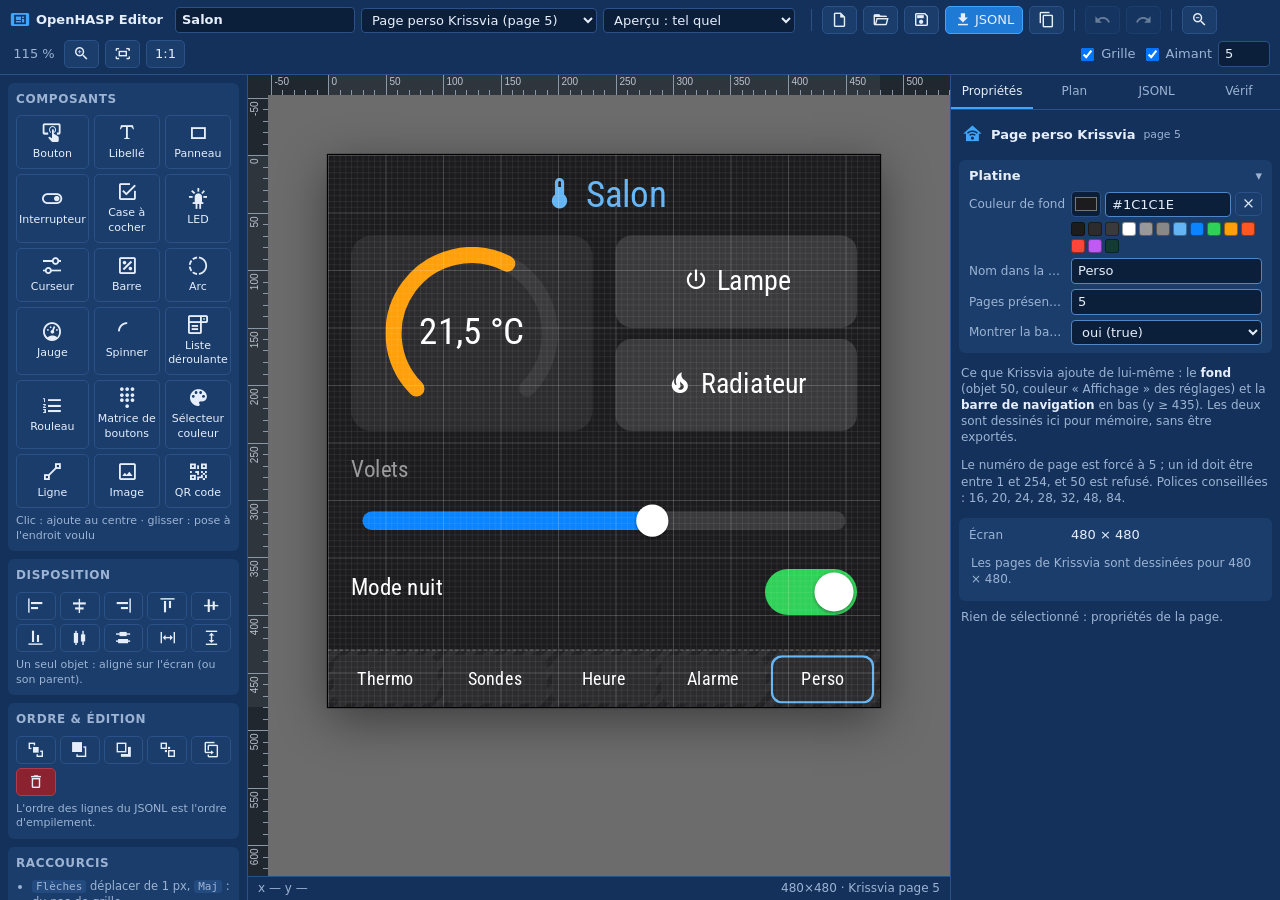
<file: index.html>
<!doctype html>
<html lang="fr">
<head>
  <meta charset="utf-8">
  <meta name="viewport" content="width=device-width, initial-scale=1">
  <title>OpenHASP Editor</title>
  <link rel="preconnect" href="https://fonts.googleapis.com">
  <link rel="stylesheet" href="https://fonts.googleapis.com/css2?family=Roboto+Condensed:wght@400;500;700&display=swap">
  <link rel="stylesheet" href="fonts/materialdesignicons.css">
  <link rel="stylesheet" href="css/app.css">
</head>
<body>
  <header id="topbar">
    <div class="brand"><span class="mdi mdi-tablet-dashboard"></span> OpenHASP Editor</div>
    <input id="projectName" class="project-name" title="Nom du projet" spellcheck="false">
    <select id="modeSelect" title="Cible de l'export">
      <option value="openhasp">pages.jsonl openHASP complet</option>
      <option value="krissvia">Page perso Krissvia (page 5)</option>
    </select>
    <select id="previewSelect" title="Aperçu des liaisons Krissvia : ce que la platine affiche selon l'état des entités">
      <option value="">Aperçu : tel quel</option>
      <option value="non">Aperçu : fermé / éteint</option>
      <option value="oui">Aperçu : ouvert / allumé</option>
      <option value="inconnu">Aperçu : inconnu</option>
    </select>
    <span id="dirty" class="dirty"></span>
    <div class="sep"></div>
    <button data-cmd="new" title="Nouveau projet"><span class="mdi mdi-file-outline"></span></button>
    <button data-cmd="open" title="Ouvrir un projet (.ohe.json) ou un JSONL"><span class="mdi mdi-folder-open-outline"></span></button>
    <button data-cmd="save" title="Enregistrer le projet (Ctrl+S)"><span class="mdi mdi-content-save-outline"></span></button>
    <button data-cmd="export" class="primary" title="Télécharger le JSONL"><span class="mdi mdi-download"></span> JSONL</button>
    <button data-cmd="copy-jsonl" title="Copier le JSONL dans le presse-papiers"><span class="mdi mdi-content-copy"></span></button>
    <div class="sep"></div>
    <button data-cmd="undo" title="Annuler (Ctrl+Z)"><span class="mdi mdi-undo"></span></button>
    <button data-cmd="redo" title="Rétablir (Ctrl+Y)"><span class="mdi mdi-redo"></span></button>
    <div class="sep"></div>
    <button data-cmd="zoom-out" title="Zoom arrière"><span class="mdi mdi-magnify-minus-outline"></span></button>
    <span id="zoomLabel" class="zoom-label">100 %</span>
    <button data-cmd="zoom-in" title="Zoom avant"><span class="mdi mdi-magnify-plus-outline"></span></button>
    <button data-cmd="zoom-fit" title="Ajuster à la fenêtre"><span class="mdi mdi-fit-to-screen-outline"></span></button>
    <button data-cmd="zoom-100" title="Taille réelle">1:1</button>
    <div class="spacer"></div>
    <label class="chk" title="Afficher la grille"><input type="checkbox" id="gridShow" checked> Grille</label>
    <label class="chk" title="Aimanter à la grille (Alt pendant le déplacement pour désactiver)"><input type="checkbox" id="gridSnap" checked> Aimant</label>
    <input id="gridSize" type="number" min="1" max="100" value="5" title="Pas de la grille (px)">
  </header>

  <div id="body">
    <aside id="left">
      <section>
        <h3>Composants</h3>
        <div id="palette" class="palette"></div>
        <p class="hint">Clic : ajoute au centre · glisser : pose à l'endroit voulu</p>
      </section>
      <section>
        <h3>Disposition</h3>
        <div class="tools">
          <button data-cmd="align-left" title="Aligner à gauche"><span class="mdi mdi-align-horizontal-left"></span></button>
          <button data-cmd="align-hcenter" title="Centrer horizontalement"><span class="mdi mdi-align-horizontal-center"></span></button>
          <button data-cmd="align-right" title="Aligner à droite"><span class="mdi mdi-align-horizontal-right"></span></button>
          <button data-cmd="align-top" title="Aligner en haut"><span class="mdi mdi-align-vertical-top"></span></button>
          <button data-cmd="align-vcenter" title="Centrer verticalement"><span class="mdi mdi-align-vertical-center"></span></button>
          <button data-cmd="align-bottom" title="Aligner en bas"><span class="mdi mdi-align-vertical-bottom"></span></button>
          <button data-cmd="dist-h" title="Répartir horizontalement (3 objets ou plus)"><span class="mdi mdi-distribute-horizontal-center"></span></button>
          <button data-cmd="dist-v" title="Répartir verticalement (3 objets ou plus)"><span class="mdi mdi-distribute-vertical-center"></span></button>
          <button data-cmd="same-w" title="Même largeur que le premier sélectionné"><span class="mdi mdi-arrow-expand-horizontal"></span></button>
          <button data-cmd="same-h" title="Même hauteur que le premier sélectionné"><span class="mdi mdi-arrow-expand-vertical"></span></button>
        </div>
        <p class="hint">Un seul objet : aligné sur l'écran (ou son parent).</p>
      </section>
      <section>
        <h3>Ordre &amp; édition</h3>
        <div class="tools">
          <button data-cmd="to-front" title="Premier plan (fin du fichier)"><span class="mdi mdi-arrange-bring-to-front"></span></button>
          <button data-cmd="forward" title="Avancer d'un cran"><span class="mdi mdi-arrange-bring-forward"></span></button>
          <button data-cmd="backward" title="Reculer d'un cran"><span class="mdi mdi-arrange-send-backward"></span></button>
          <button data-cmd="to-back" title="Arrière-plan (début du fichier)"><span class="mdi mdi-arrange-send-to-back"></span></button>
          <button data-cmd="duplicate" title="Dupliquer (Ctrl+D)"><span class="mdi mdi-content-duplicate"></span></button>
          <button data-cmd="delete" class="danger" title="Supprimer (Suppr)"><span class="mdi mdi-delete-outline"></span></button>
        </div>
        <p class="hint">L'ordre des lignes du JSONL est l'ordre d'empilement.</p>
      </section>
      <section class="keys">
        <h3>Raccourcis</h3>
        <ul>
          <li><kbd>Flèches</kbd> déplacer de 1 px, <kbd>Maj</kbd> : du pas de grille</li>
          <li><kbd>Ctrl</kbd>+<kbd>C</kbd>/<kbd>V</kbd>/<kbd>D</kbd> copier, coller, dupliquer</li>
          <li><kbd>Ctrl</kbd>+molette : zoom · <kbd>Espace</kbd>+glisser : défiler</li>
          <li><kbd>Maj</kbd>+clic : sélection multiple</li>
        </ul>
      </section>
    </aside>

    <main id="center">
      <canvas id="rulerH" class="ruler h"></canvas>
      <canvas id="rulerV" class="ruler v"></canvas>
      <div id="rulerCorner"></div>
      <div id="viewport">
        <div id="stage">
          <div id="screen"></div>
          <div id="overlay"></div>
        </div>
      </div>
      <footer id="statusbar">
        <span id="statusCursor">x — y —</span>
        <span id="statusSel"></span>
        <span class="spacer"></span>
        <span id="statusScreen"></span>
      </footer>
    </main>

    <aside id="right">
      <nav id="tabs">
        <button data-tab="props" class="active">Propriétés</button>
        <button data-tab="outline">Plan</button>
        <button data-tab="pages">Pages</button>
        <button data-tab="code">JSONL</button>
        <button data-tab="check">Vérif <span id="issueBadge" class="badge"></span></button>
      </nav>
      <div id="panel-props" class="panel active"></div>
      <div id="panel-outline" class="panel"></div>
      <div id="panel-pages" class="panel"></div>
      <div id="panel-code" class="panel"></div>
      <div id="panel-check" class="panel"></div>
    </aside>
  </div>

  <div id="modal" class="modal hidden"><div class="modal-box"></div></div>
  <input type="file" id="fileInput" accept=".json,.jsonl,.txt" hidden>
  <div id="toast" class="toast"></div>

  <script src="js/schema.js"></script>
  <script src="js/render.js"></script>
  <script src="js/jsonl.js"></script>
  <script src="js/app.js"></script>
</body>
</html>
</file>
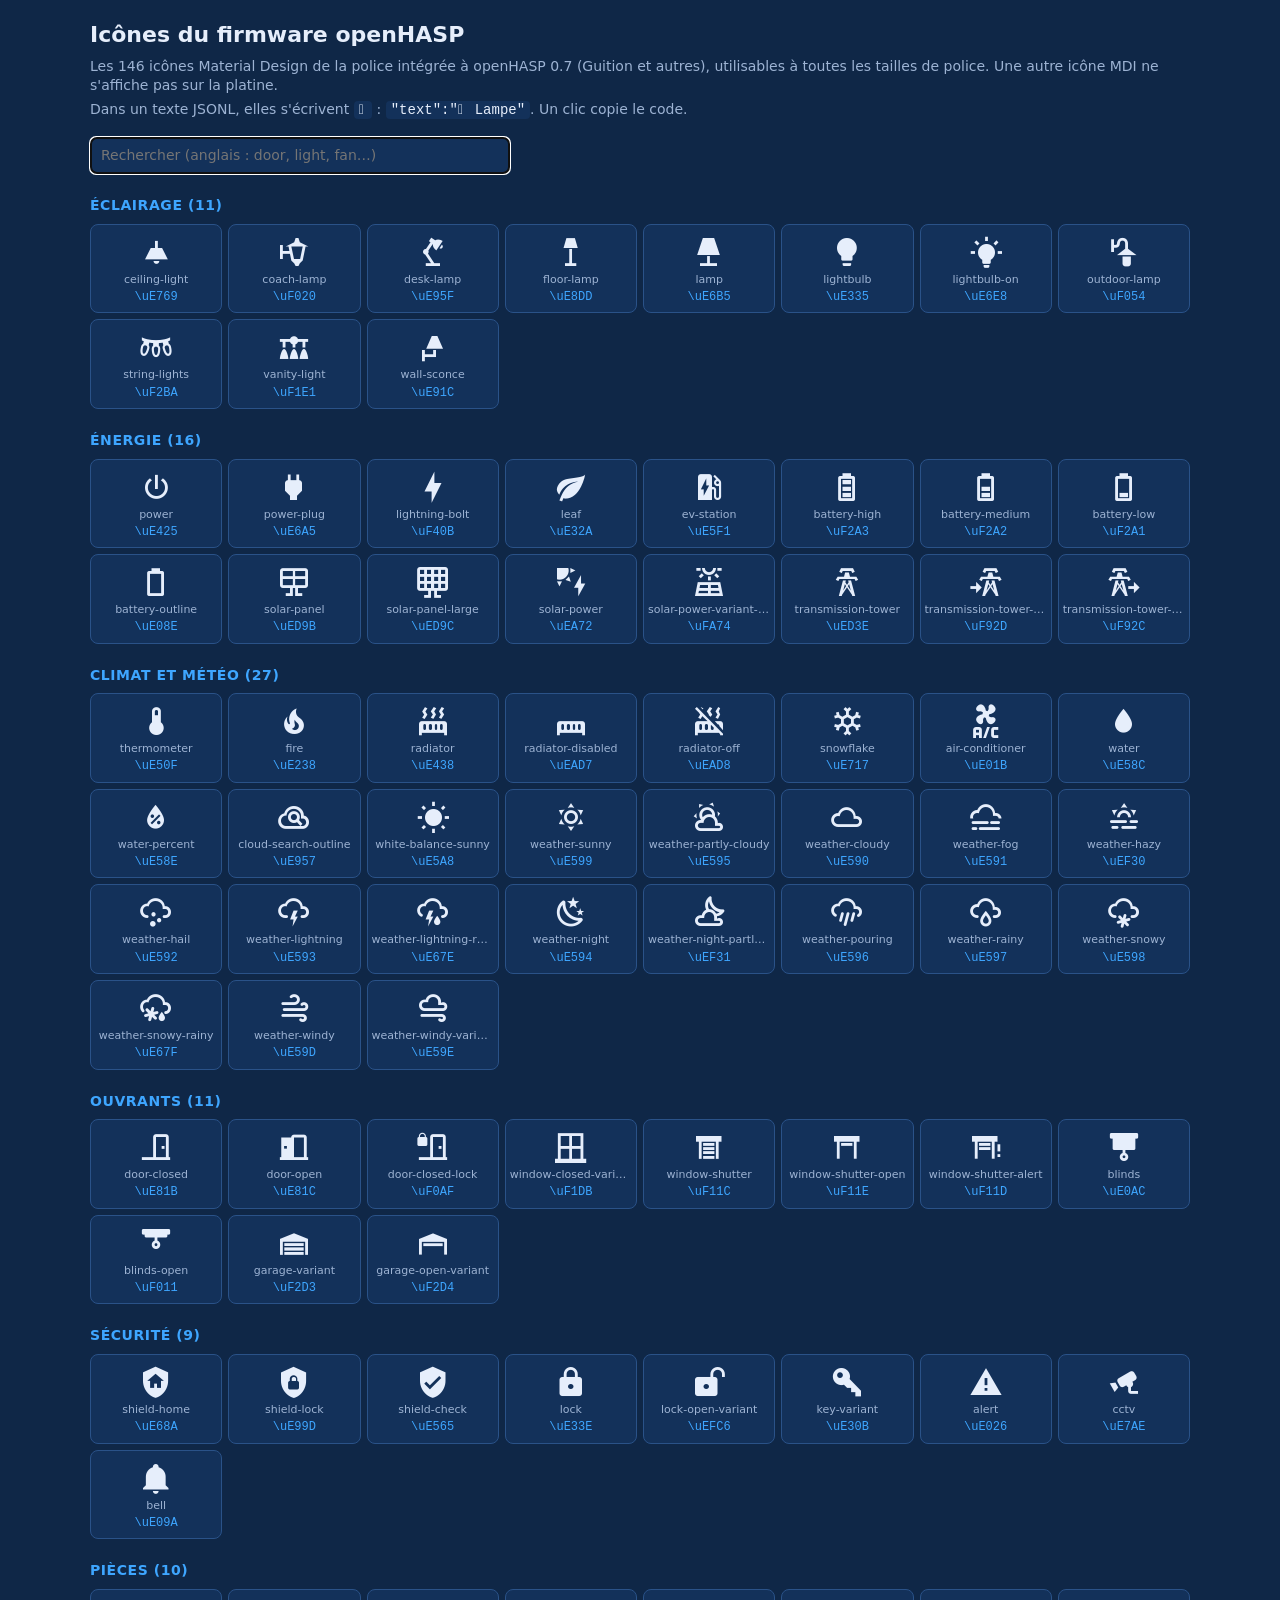
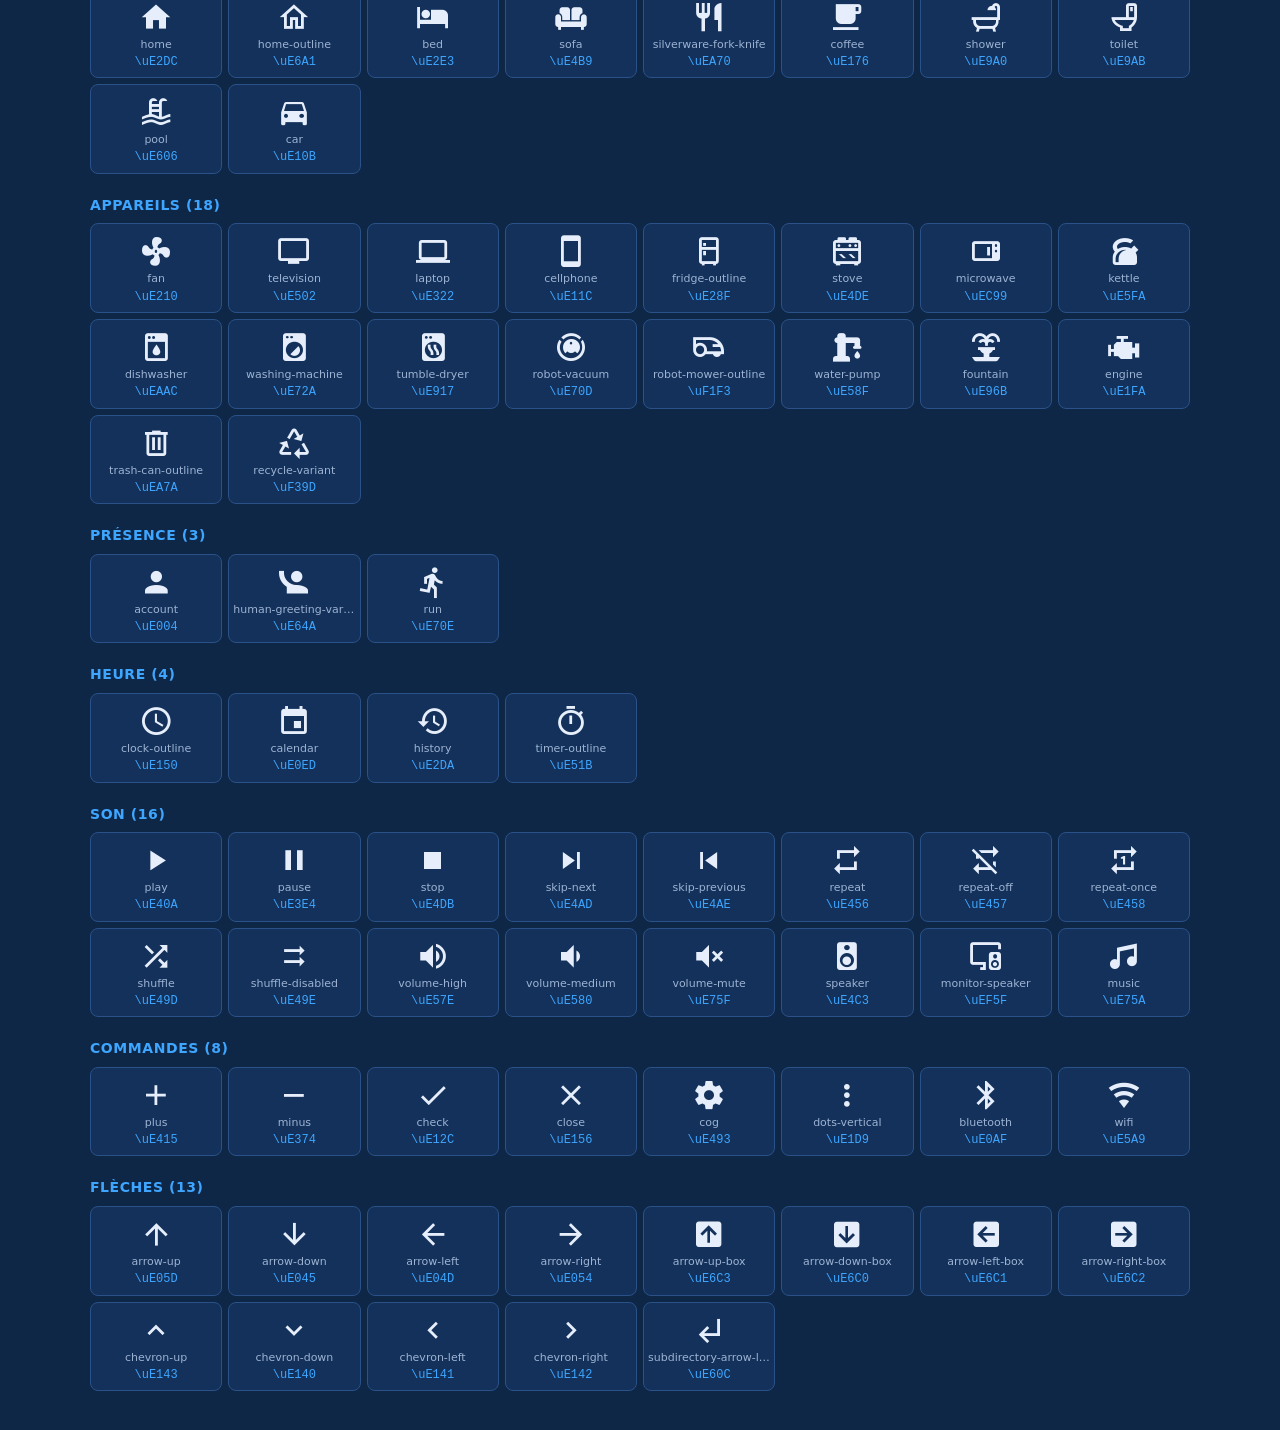
<file: icones.html>
<!doctype html>
<html lang="fr">
<head>
<meta charset="utf-8">
<meta name="viewport" content="width=device-width, initial-scale=1">
<title>Icônes openHASP</title>
<link rel="stylesheet" href="fonts/materialdesignicons.css">
<style>
  /* Planche des 146 icônes de la police du firmware openHASP 0.7 (la liste vient de js/schema.js). */
  :root { --bg: #0f2747; --panel: #13315a; --line: #2a5288; --text: #e6eefb; --muted: #9db3d3; --accent: #3ea6ff; }
  * { box-sizing: border-box; }
  body { margin: 0; padding: 20px 16px 40px; background: var(--bg); color: var(--text); font: 14px/1.4 system-ui, "Segoe UI", sans-serif; }
  header { max-width: 1100px; margin: 0 auto 16px; }
  h1 { margin: 0 0 6px; font-size: 22px; }
  p { margin: 4px 0; color: var(--muted); }
  code { color: var(--text); background: var(--panel); padding: 1px 5px; border-radius: 4px; }
  input { margin-top: 12px; width: 100%; max-width: 420px; padding: 8px 10px; border-radius: 6px; border: 1px solid var(--line); background: var(--panel); color: var(--text); font: inherit; }
  main { max-width: 1100px; margin: 0 auto; }
  h2 { margin: 22px 0 8px; font-size: 14px; font-weight: 600; color: var(--accent); text-transform: uppercase; letter-spacing: .04em; }
  .grid { display: grid; grid-template-columns: repeat(auto-fill, minmax(124px, 1fr)); gap: 6px; }
  button { display: flex; flex-direction: column; align-items: center; gap: 4px; padding: 10px 4px 8px; border: 1px solid var(--line);
    border-radius: 8px; background: var(--panel); color: var(--muted); font: 11px/1.2 system-ui, sans-serif; cursor: pointer; min-width: 0; }
  button:hover { border-color: var(--accent); }
  button .g { font-family: "Material Design Icons"; font-size: 34px; line-height: 1; color: var(--text); }
  button .n { width: 100%; overflow: hidden; text-overflow: ellipsis; white-space: nowrap; }
  button .c { font-family: Consolas, monospace; color: var(--accent); font-size: 12px; }
  .vide { color: var(--muted); }
  #toast { position: fixed; left: 50%; bottom: 20px; transform: translateX(-50%); background: var(--accent); color: #00142b; padding: 6px 14px;
    border-radius: 6px; font-weight: 600; opacity: 0; transition: opacity .2s; pointer-events: none; }
  #toast.on { opacity: 1; }
  @media print {
    body { background: #fff; color: #000; padding: 0; }
    input, #toast { display: none; }
    button { background: #fff; border-color: #bbb; color: #333; break-inside: avoid; }
    button .g { color: #000; } button .c { color: #0050a0; } h2 { color: #0050a0; } p { color: #333; }
  }
</style>
</head>
<body>
<header>
  <h1>Icônes du firmware openHASP</h1>
  <p>Les 146 icônes Material Design de la police intégrée à openHASP 0.7 (Guition et autres), utilisables à toutes les tailles de police. Une autre icône MDI ne s'affiche pas sur la platine.</p>
  <p>Dans un texte JSONL, elles s'écrivent <code></code> : <code>"text":" Lampe"</code>. Un clic copie le code.</p>
  <input id="q" type="search" placeholder="Rechercher (anglais : door, light, fan…)" autofocus>
</header>
<main id="list"></main>
<div id="toast"></div>
<script src="js/schema.js"></script>
<script src="js/render.js"></script>
<script>
  (function () {
    'use strict';
    const list = document.getElementById('list');
    const toast = document.getElementById('toast');
    let timer;
    const hex = code => code.toString(16).toUpperCase();
    function copy(text) {
      const done = () => { toast.textContent = text + ' copié'; toast.classList.add('on'); clearTimeout(timer); timer = setTimeout(() => toast.classList.remove('on'), 1200); };
      // file:// et http ne donnent pas toujours navigator.clipboard : repli sur une zone de texte.
      if (navigator.clipboard && window.isSecureContext) navigator.clipboard.writeText(text).then(done, done);
      else { const t = document.createElement('textarea'); t.value = text; document.body.appendChild(t); t.select(); try { document.execCommand('copy'); } catch (e) { /* tant pis */ } t.remove(); done(); }
    }
    function show() {
      const q = document.getElementById('q').value.trim().toLowerCase();
      list.innerHTML = '';
      OHE.ICON_GROUPS.forEach(g => {
        const icons = g.icons.filter(([n, c]) => n.includes(q) || hex(c).toLowerCase().includes(q));
        if (!icons.length) return;
        const h = document.createElement('h2'); h.textContent = `${g.title} (${icons.length})`; list.appendChild(h);
        const grid = document.createElement('div'); grid.className = 'grid';
        icons.forEach(([name, code]) => {
          const b = document.createElement('button');
          b.title = `${name} — \\u${hex(code)} (MDI ${hex(0xF0000 + code - 0xE000)})`;
          b.innerHTML = '<span class="g"></span><span class="n"></span><span class="c"></span>';
          b.querySelector('.g').textContent = OHE.displayText(String.fromCharCode(code));
          b.querySelector('.n').textContent = name;
          b.querySelector('.c').textContent = '\\u' + hex(code);
          b.addEventListener('click', () => copy('\\u' + hex(code)));
          grid.appendChild(b);
        });
        list.appendChild(grid);
      });
      if (!list.children.length) list.innerHTML = '<p class="vide">Aucune icône.</p>';
    }
    document.getElementById('q').addEventListener('input', show);
    show();
  })();
</script>
</body>
</html>
</file>
<file: css/app.css>
:root {
  --bg: #0f2747;
  --panel: #13315a;
  --panel-2: #1a3d6b;
  --panel-3: #234b80;
  --line: #2a5288;
  --text: #e6eefb;
  --muted: #9db3d3;
  --accent: #3ea6ff;
  --accent-2: #1f7ad6;
  --ok: #2fbf71;
  --warn: #f2b33d;
  --error: #ff5d5d;
  --canvas: #6c6c6c;
  --ui-font: "Segoe UI", system-ui, sans-serif;
  --screen-font: "Roboto Condensed", "Material Design Icons", "Arial Narrow", sans-serif;
}

* { box-sizing: border-box; }
html, body { height: 100%; margin: 0; }
body {
  background: var(--bg); color: var(--text); font: 13px/1.35 var(--ui-font);
  display: flex; flex-direction: column; overflow: hidden; user-select: none;
}
button, input, select, textarea { font: inherit; color: inherit; }
button {
  background: var(--panel-2); border: 1px solid var(--line); border-radius: 5px; padding: 3px 8px;
  cursor: pointer; display: inline-flex; align-items: center; gap: 4px; min-height: 28px;
}
button:hover { background: var(--panel-3); }
button:disabled { opacity: .4; cursor: default; }
button.primary { background: var(--accent-2); border-color: var(--accent); }
button.primary:hover { background: var(--accent); }
button.danger { background: #8a2230; border-color: #b33a4a; }
button .mdi { font-size: 17px; line-height: 1; }
input, select, textarea {
  background: #0c1f3a; border: 1px solid var(--line); border-radius: 4px; padding: 3px 6px; min-width: 0;
}
input:focus, select:focus, textarea:focus { outline: 1px solid var(--accent); border-color: var(--accent); }
textarea { resize: vertical; font-family: Consolas, "Cascadia Mono", monospace; font-size: 12px; user-select: text; }
kbd { background: var(--panel-3); border-radius: 3px; padding: 0 4px; font-size: 11px; }

/* ── Barre du haut ── */
#topbar {
  display: flex; align-items: center; gap: 6px; padding: 6px 10px; background: var(--panel);
  border-bottom: 1px solid var(--line); flex-wrap: wrap;
}
.brand { font-weight: 700; display: flex; align-items: center; gap: 6px; margin-right: 6px; }
.brand .mdi { font-size: 20px; color: var(--accent); }
.project-name { width: 180px; font-weight: 600; }
.sep { width: 1px; height: 22px; background: var(--line); margin: 0 4px; }
.spacer { flex: 1; }
.zoom-label { min-width: 48px; text-align: center; color: var(--muted); }
.chk { display: inline-flex; align-items: center; gap: 4px; color: var(--muted); }
#gridSize { width: 52px; }
.dirty { color: var(--warn); font-size: 12px; }

#body { flex: 1; display: flex; min-height: 0; }

/* ── Colonne gauche ── */
#left {
  width: 248px; flex: none; background: var(--panel); border-right: 1px solid var(--line); overflow-y: auto; padding: 8px;
}
#left section { background: var(--panel-2); border-radius: 6px; padding: 8px; margin-bottom: 8px; }
h3 { margin: 0 0 8px; font-size: 12px; text-transform: uppercase; letter-spacing: .05em; color: var(--muted); }
.palette { display: grid; grid-template-columns: repeat(3, 1fr); gap: 5px; }
.palette button {
  flex-direction: column; padding: 6px 2px; font-size: 11px; gap: 2px; min-height: 52px; justify-content: center;
}
.palette button .mdi { font-size: 22px; }
.tools { display: grid; grid-template-columns: repeat(5, 1fr); gap: 4px; }
.tools button { justify-content: center; padding: 3px; }
.hint { color: var(--muted); font-size: 11px; margin: 6px 0 0; }
.keys ul { margin: 0; padding-left: 16px; color: var(--muted); font-size: 11.5px; }
.keys li { margin-bottom: 3px; }

/* ── Zone centrale ── */
#center { flex: 1; position: relative; min-width: 0; min-height: 0; display: grid; grid-template: 20px minmax(0, 1fr) 24px / 20px minmax(0, 1fr); }
.ruler { background: #20272f; display: block; }
.ruler.h { grid-row: 1; grid-column: 2; width: 100%; height: 20px; }
.ruler.v { grid-row: 2; grid-column: 1; width: 20px; height: 100%; }
#rulerCorner { grid-row: 1; grid-column: 1; background: #20272f; }
#viewport { grid-row: 2; grid-column: 2; overflow: auto; background: var(--canvas); position: relative; }
#viewport.panning { cursor: grab; }
#stage { position: relative; }
#screen {
  position: absolute; left: 60px; top: 60px; transform-origin: 0 0; overflow: hidden;
  box-shadow: 0 0 0 1px #000, 0 10px 40px rgba(0, 0, 0, .45);
  font-family: var(--screen-font); line-height: 1.15;
}
#overlay { position: absolute; left: 0; top: 0; pointer-events: none; }
#statusbar {
  grid-row: 3; grid-column: 1 / 3; display: flex; gap: 18px; align-items: center; padding: 0 10px;
  background: var(--panel); border-top: 1px solid var(--line); color: var(--muted); font-size: 12px;
}

.grid-layer { position: absolute; inset: 0; pointer-events: none; z-index: 1000; }
.screen-bg { position: absolute; inset: 0; }

/* Objets de l'aperçu */
.ohe-obj { position: absolute; overflow: visible; cursor: move; }
.ohe-obj.is-hidden { opacity: .3 !important; outline: 1px dashed #fff8; }
.ohe-obj.ghost, .ohe-obj.ghost * { pointer-events: none; }
.ghost-layer { opacity: .45; }
.ohe-obj .fill { position: absolute; inset: 0; width: 100%; height: 100%; }
.ohe-obj img.fill { object-fit: contain; }
.ohe-obj .pixelated { image-rendering: pixelated; }
.ohe-obj .txt {
  position: absolute; inset: 0; white-space: pre-wrap; overflow-wrap: anywhere; overflow: hidden; pointer-events: none;
}
.ohe-obj .txt.center, .ohe-obj .txt.vcenter { display: flex; align-items: center; }
.ohe-obj .txt.center { justify-content: center; text-align: center; }
.ohe-obj .txt.mode-expand { white-space: pre; overflow: visible; }
.ohe-obj .txt.mode-dots, .ohe-obj .txt.mode-scroll, .ohe-obj .txt.mode-loop { white-space: pre; text-overflow: ellipsis; }
.ohe-obj .txt.mode-crop { white-space: pre; }
.ohe-obj .txt.vcenter.mode-dots { display: block; line-height: var(--lh, normal); padding-top: 0; }
.ohe-obj .knob, .ohe-obj .ind, .ohe-obj .ring, .ohe-obj .mbtn, .ohe-obj .cbox { position: absolute; }
.ohe-obj .knob { box-shadow: 0 1px 3px rgba(0, 0, 0, .4); }
.ohe-obj .cbox {
  left: 0; border: 2px solid; border-radius: 4px; display: flex; align-items: center; justify-content: center; color: #fff;
}
.ohe-obj .caret { position: absolute; right: 8px; top: 0; bottom: 0; display: flex; align-items: center; }
.ohe-obj .ring { border-radius: 50%; }
.ohe-obj.placeholder { background: repeating-linear-gradient(45deg, #ffffff10 0 8px, #ffffff20 8px 16px); outline: 1px dashed #ffffff60; }
.reserved { position: absolute; pointer-events: none; }
.reserved .nav-btn {
  position: absolute; background: #2C2C2E; color: #fff; border-radius: 10px; display: flex; align-items: center;
  justify-content: center; font-size: 16px;
}
.reserved-zone { position: absolute; left: 0; right: 0; background: repeating-linear-gradient(-45deg, #ffffff08 0 6px, #ffffff14 6px 12px); border-top: 1px dashed #ffffff40; }
@keyframes ohe-spin { to { transform: rotate(360deg); } }

/* Sélection */
.sel-box { position: absolute; border: 1px solid var(--accent); box-shadow: 0 0 0 1px #0006; }
.sel-box.primary { border: 1.5px solid #ffcc00; }
.sel-box .tag {
  position: absolute; top: -18px; left: -1px; background: var(--accent-2); color: #fff; font-size: 10px; padding: 1px 4px;
  border-radius: 3px 3px 0 0; white-space: nowrap;
}
.handle {
  position: absolute; width: 9px; height: 9px; background: #fff; border: 1px solid var(--accent-2); pointer-events: auto;
  margin: -5px 0 0 -5px;
}
.handle[data-dir=n], .handle[data-dir=s] { cursor: ns-resize; }
.handle[data-dir=e], .handle[data-dir=w] { cursor: ew-resize; }
.handle[data-dir=nw], .handle[data-dir=se] { cursor: nwse-resize; }
.handle[data-dir=ne], .handle[data-dir=sw] { cursor: nesw-resize; }
.guide { position: absolute; background: #ff3cac; }
.guide.v { width: 1px; }
.guide.h { height: 1px; }
.marquee { position: absolute; border: 1px dashed #fff; background: #3ea6ff22; }
.size-tip {
  position: absolute; background: #000c; color: #fff; font-size: 11px; padding: 1px 5px; border-radius: 3px; white-space: nowrap;
}

/* ── Colonne droite ── */
#right { width: 330px; flex: none; background: var(--panel); border-left: 1px solid var(--line); display: flex; flex-direction: column; min-height: 0; }
#tabs { display: flex; border-bottom: 1px solid var(--line); }
#tabs button {
  flex: 1; border: none; border-radius: 0; background: transparent; justify-content: center; color: var(--muted);
  border-bottom: 2px solid transparent; padding: 8px 2px; font-size: 12px;
}
#tabs button.active { color: var(--text); border-bottom-color: var(--accent); }
.badge { background: var(--error); color: #fff; border-radius: 8px; font-size: 10px; padding: 0 5px; }
.badge:empty { display: none; }
.badge.warn { background: var(--warn); color: #000; }
.panel { display: none; flex: 1; overflow-y: auto; padding: 8px; }
.panel.active { display: block; }

.group { background: var(--panel-2); border-radius: 6px; margin-bottom: 8px; }
.group > summary {
  list-style: none; cursor: pointer; padding: 7px 10px; font-weight: 600; display: flex; justify-content: space-between;
}
.group > summary::after { content: "▸"; color: var(--muted); }
.group[open] > summary::after { content: "▾"; }
.group .rows { padding: 0 10px 8px; display: grid; grid-template-columns: 1fr 1fr; gap: 5px 8px; }
.row { display: grid; grid-template-columns: 96px 1fr; align-items: center; gap: 6px; grid-column: 1 / 3; }
.row.half { grid-column: auto; grid-template-columns: 18px 1fr; }
.row > label { color: var(--muted); font-size: 12px; overflow: hidden; text-overflow: ellipsis; white-space: nowrap; }
.row.wide { grid-template-columns: 1fr; }
.row.wide > label { white-space: normal; }
.field { display: flex; gap: 4px; align-items: center; min-width: 0; }
.field > input, .field > select, .field > textarea { flex: 1; width: 100%; }
.field input[type=color] { flex: none; width: 30px; height: 26px; padding: 1px; }
.field input[type=range] { flex: 1; padding: 0; }
.field input.num-sm { flex: none; width: 56px; }
.field .mini { min-height: 24px; padding: 1px 5px; }
.field .mini .mdi { font-size: 15px; }
.field.set > input:not([type=color]):not([type=range]), .field.set > select { border-color: #4f86c6; }
.swatches { display: flex; flex-wrap: wrap; gap: 3px; grid-column: 1 / 3; padding-left: 102px; }
.swatches span { width: 14px; height: 14px; border-radius: 3px; cursor: pointer; border: 1px solid #0006; }
.panel-title { display: flex; align-items: center; gap: 8px; margin: 2px 2px 10px; font-weight: 600; }
.panel-title .mdi { font-size: 22px; color: var(--accent); }
.panel-title small { color: var(--muted); font-weight: 400; }
.muted { color: var(--muted); }
.note { color: var(--muted); font-size: 12px; margin: 6px 2px; }
.note b { color: var(--text); }
.note.warn { color: var(--warn); }
.note a { color: var(--accent); }
.btnrow { display: flex; gap: 6px; flex-wrap: wrap; margin: 6px 0; }

/* Plan */
.outline-item {
  display: flex; align-items: center; gap: 6px; padding: 4px 6px; border-radius: 4px; cursor: pointer; white-space: nowrap;
}
.outline-item:hover { background: var(--panel-2); }
.outline-item.selected { background: var(--accent-2); }
.outline-item.reserved-row { opacity: .55; cursor: default; font-style: italic; }
.outline-item .oid { color: var(--accent); font-family: Consolas, monospace; min-width: 34px; }
.outline-item.selected .oid { color: #fff; }
.outline-item .otext { overflow: hidden; text-overflow: ellipsis; color: var(--muted); font-family: var(--screen-font); }
.outline-item .eye { margin-left: auto; opacity: .6; }
.outline-item .eye:hover { opacity: 1; }

/* Pages */
.page-item { display: flex; align-items: center; gap: 6px; padding: 6px; border-radius: 4px; cursor: pointer; background: var(--panel-2); margin-bottom: 4px; }
.page-item.active { outline: 1px solid var(--accent); }
.page-item .pnum { font-weight: 700; min-width: 54px; }
.page-item .pcount { color: var(--muted); margin-left: auto; }

/* Code */
.code { width: 100%; min-height: 300px; white-space: pre; }

/* Vérif */
.issue { padding: 6px 8px; border-radius: 4px; margin-bottom: 4px; cursor: pointer; border-left: 3px solid; background: var(--panel-2); }
.issue.error { border-color: var(--error); }
.issue.warn { border-color: var(--warn); }
.issue.info { border-color: var(--muted); }
.ok-msg { color: var(--ok); padding: 10px; }

/* Fenêtres */
.modal { position: fixed; inset: 0; background: #0009; display: flex; align-items: center; justify-content: center; z-index: 50; }
.modal.hidden { display: none; }
.modal-box {
  background: var(--panel); border: 1px solid var(--line); border-radius: 8px; padding: 14px; width: min(760px, 94vw);
  max-height: 88vh; display: flex; flex-direction: column; gap: 10px;
}
.modal-box h2 { margin: 0; font-size: 16px; }
.icon-list { overflow-y: auto; min-height: 200px; }
.icon-list h3 { margin: 10px 0 4px; font-size: 12px; font-weight: 600; color: var(--accent); }
.icon-list h3:first-child { margin-top: 0; }
.icon-grid { display: grid; grid-template-columns: repeat(auto-fill, minmax(74px, 1fr)); gap: 4px; }
.icon-grid button { flex-direction: column; font-size: 9.5px; padding: 4px 2px; min-height: 58px; color: var(--muted); overflow: hidden; }
/* Le glyphe est le caractère lui-même (pas de classe mdi-xxx) : la police doit être donnée ici, pas par .mdi::before. */
.icon-grid button .mdi { font-family: "Material Design Icons"; font-size: 24px; line-height: 1; color: var(--text); }
.icon-grid button span.n { width: 100%; overflow: hidden; text-overflow: ellipsis; white-space: nowrap; }
.toast {
  position: fixed; bottom: 36px; left: 50%; transform: translateX(-50%); background: #000d; color: #fff; padding: 8px 14px;
  border-radius: 6px; opacity: 0; transition: opacity .2s; pointer-events: none; z-index: 60;
}
.toast.show { opacity: 1; }
</file>
